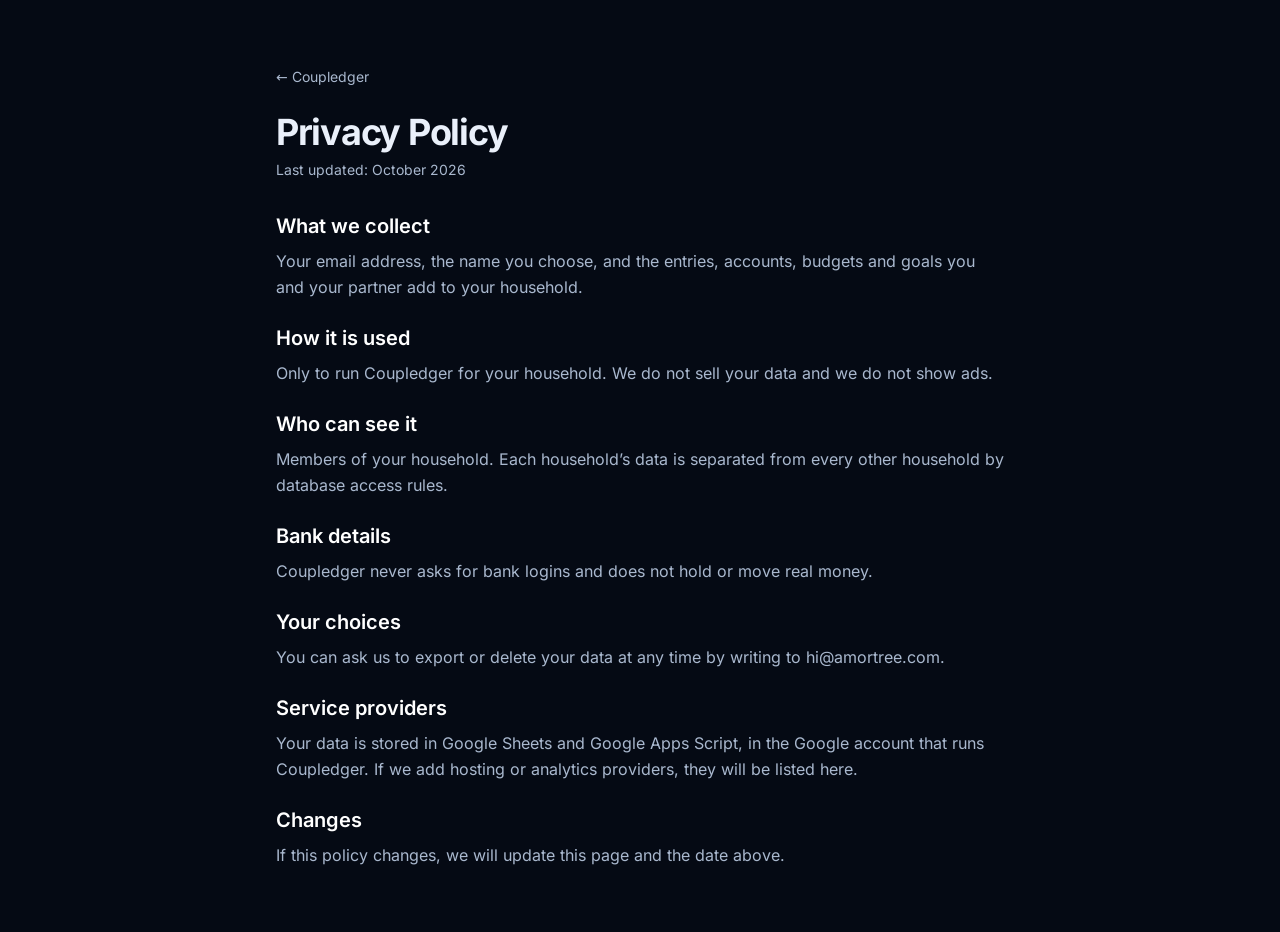
<file: privacy.html>
<!doctype html>
<html lang="en">

<head>
    <meta charset="utf-8">
    <meta name="viewport" content="width=device-width,initial-scale=1">
    <title>Privacy Policy · Coupledger</title>
    <meta name="robots" content="noindex">
    <link rel="icon" href="app/icon-192.png">
    <link rel="stylesheet" href="assets/site.css">
    <style>
        .nl-badge {
            display: none !important;
        }
    </style>
</head>

<body class="font-sans antialiased">
    <div class="mx-auto max-w-3xl px-5 py-16"><a href="./" class="text-sm text-mist hover:text-white">← Coupledger</a>
        <h1 class="mt-6 font-display text-4xl">Privacy Policy</h1>
        <p class="mt-2 text-sm text-mist">Last updated: October 2026</p>
        <div class="mt-8 space-y-6 leading-relaxed text-mist">
            <section>
                <h2 class="text-xl font-semibold text-white">What we collect</h2>
                <p class="mt-2">Your email address, the name you choose, and the entries, accounts, budgets and goals
                    you and your partner add to your household.</p>
            </section>
            <section>
                <h2 class="text-xl font-semibold text-white">How it is used</h2>
                <p class="mt-2">Only to run Coupledger for your household. We do not sell your data and we do not show
                    ads.</p>
            </section>
            <section>
                <h2 class="text-xl font-semibold text-white">Who can see it</h2>
                <p class="mt-2">Members of your household. Each household’s data is separated from every other household
                    by database access rules.</p>
            </section>
            <section>
                <h2 class="text-xl font-semibold text-white">Bank details</h2>
                <p class="mt-2">Coupledger never asks for bank logins and does not hold or move real money.</p>
            </section>
            <section>
                <h2 class="text-xl font-semibold text-white">Your choices</h2>
                <p class="mt-2">You can ask us to export or delete your data at any time by writing to hi@amortree.com.
                </p>
            </section>
            <section>
                <h2 class="text-xl font-semibold text-white">Service providers</h2>
                <p class="mt-2">Your data is stored in Google Sheets and Google Apps Script, in the Google account that runs Coupledger. If we add hosting
                    or analytics providers, they will be listed here.</p>
            </section>
            <section>
                <h2 class="text-xl font-semibold text-white">Changes</h2>
                <p class="mt-2">If this policy changes, we will update this page and the date above.</p>
            </section>
        </div>
    </div>
</body>

</html>
</file>
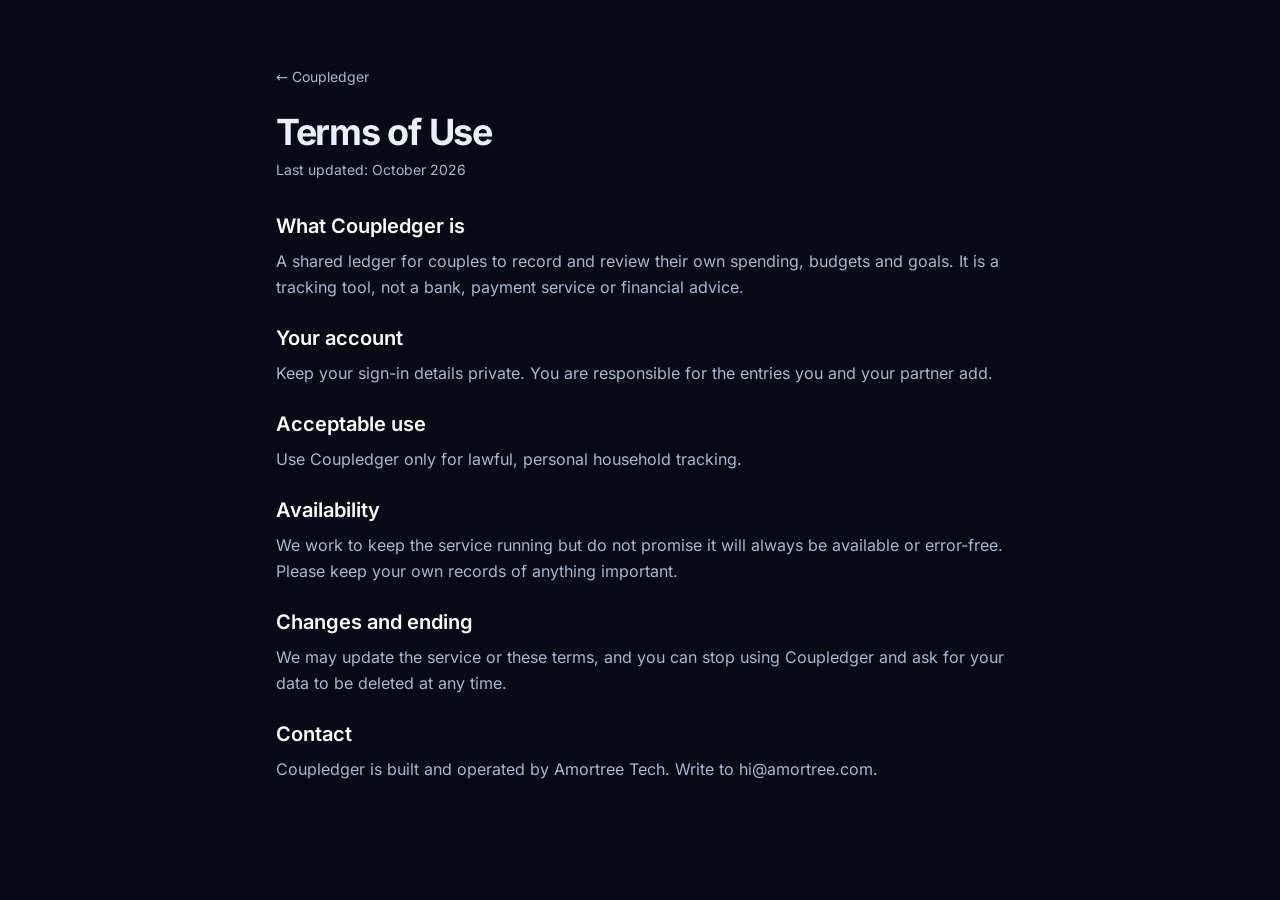
<file: terms.html>
<!doctype html>
<html lang="en">

<head>
    <meta charset="utf-8">
    <meta name="viewport" content="width=device-width,initial-scale=1">
    <title>Terms of Use · Coupledger</title>
    <meta name="robots" content="noindex">
    <link rel="icon" href="app/icon-192.png">
    <link rel="stylesheet" href="assets/site.css">
    <style>
        .nl-badge {
            display: none !important;
        }
    </style>
</head>

<body class="font-sans antialiased">
    <div class="mx-auto max-w-3xl px-5 py-16"><a href="./" class="text-sm text-mist hover:text-white">← Coupledger</a>
        <h1 class="mt-6 font-display text-4xl">Terms of Use</h1>
        <p class="mt-2 text-sm text-mist">Last updated: October 2026</p>
        <div class="mt-8 space-y-6 leading-relaxed text-mist">
            <section>
                <h2 class="text-xl font-semibold text-white">What Coupledger is</h2>
                <p class="mt-2">A shared ledger for couples to record and review their own spending, budgets and goals.
                    It is a tracking tool, not a bank, payment service or financial advice.</p>
            </section>
            <section>
                <h2 class="text-xl font-semibold text-white">Your account</h2>
                <p class="mt-2">Keep your sign-in details private. You are responsible for the entries you and your
                    partner add.</p>
            </section>
            <section>
                <h2 class="text-xl font-semibold text-white">Acceptable use</h2>
                <p class="mt-2">Use Coupledger only for lawful, personal household tracking.</p>
            </section>
            <section>
                <h2 class="text-xl font-semibold text-white">Availability</h2>
                <p class="mt-2">We work to keep the service running but do not promise it will always be available or
                    error-free. Please keep your own records of anything important.</p>
            </section>
            <section>
                <h2 class="text-xl font-semibold text-white">Changes and ending</h2>
                <p class="mt-2">We may update the service or these terms, and you can stop using Coupledger and ask for
                    your data to be deleted at any time.</p>
            </section>
            <section>
                <h2 class="text-xl font-semibold text-white">Contact</h2>
                <p class="mt-2">Coupledger is built and operated by Amortree Tech. Write to hi@amortree.com.</p>
            </section>
        </div>
    </div>
</body>

</html>
</file>
<file: assets/site.css>
*,
:after,
:before {
    --tw-border-spacing-x: 0;
    --tw-border-spacing-y: 0;
    --tw-translate-x: 0;
    --tw-translate-y: 0;
    --tw-rotate: 0;
    --tw-skew-x: 0;
    --tw-skew-y: 0;
    --tw-scale-x: 1;
    --tw-scale-y: 1;
    --tw-pan-x: ;
    --tw-pan-y: ;
    --tw-pinch-zoom: ;
    --tw-scroll-snap-strictness: proximity;
    --tw-gradient-from-position: ;
    --tw-gradient-via-position: ;
    --tw-gradient-to-position: ;
    --tw-ordinal: ;
    --tw-slashed-zero: ;
    --tw-numeric-figure: ;
    --tw-numeric-spacing: ;
    --tw-numeric-fraction: ;
    --tw-ring-inset: ;
    --tw-ring-offset-width: 0px;
    --tw-ring-offset-color: #fff;
    --tw-ring-color: rgba(59, 130, 246, 0.5);
    --tw-ring-offset-shadow: 0 0 #0000;
    --tw-ring-shadow: 0 0 #0000;
    --tw-shadow: 0 0 #0000;
    --tw-shadow-colored: 0 0 #0000;
    --tw-blur: ;
    --tw-brightness: ;
    --tw-contrast: ;
    --tw-grayscale: ;
    --tw-hue-rotate: ;
    --tw-invert: ;
    --tw-saturate: ;
    --tw-sepia: ;
    --tw-drop-shadow: ;
    --tw-backdrop-blur: ;
    --tw-backdrop-brightness: ;
    --tw-backdrop-contrast: ;
    --tw-backdrop-grayscale: ;
    --tw-backdrop-hue-rotate: ;
    --tw-backdrop-invert: ;
    --tw-backdrop-opacity: ;
    --tw-backdrop-saturate: ;
    --tw-backdrop-sepia: ;
    --tw-contain-size: ;
    --tw-contain-layout: ;
    --tw-contain-paint: ;
    --tw-contain-style: ;
}
::backdrop {
    --tw-border-spacing-x: 0;
    --tw-border-spacing-y: 0;
    --tw-translate-x: 0;
    --tw-translate-y: 0;
    --tw-rotate: 0;
    --tw-skew-x: 0;
    --tw-skew-y: 0;
    --tw-scale-x: 1;
    --tw-scale-y: 1;
    --tw-pan-x: ;
    --tw-pan-y: ;
    --tw-pinch-zoom: ;
    --tw-scroll-snap-strictness: proximity;
    --tw-gradient-from-position: ;
    --tw-gradient-via-position: ;
    --tw-gradient-to-position: ;
    --tw-ordinal: ;
    --tw-slashed-zero: ;
    --tw-numeric-figure: ;
    --tw-numeric-spacing: ;
    --tw-numeric-fraction: ;
    --tw-ring-inset: ;
    --tw-ring-offset-width: 0px;
    --tw-ring-offset-color: #fff;
    --tw-ring-color: rgba(59, 130, 246, 0.5);
    --tw-ring-offset-shadow: 0 0 #0000;
    --tw-ring-shadow: 0 0 #0000;
    --tw-shadow: 0 0 #0000;
    --tw-shadow-colored: 0 0 #0000;
    --tw-blur: ;
    --tw-brightness: ;
    --tw-contrast: ;
    --tw-grayscale: ;
    --tw-hue-rotate: ;
    --tw-invert: ;
    --tw-saturate: ;
    --tw-sepia: ;
    --tw-drop-shadow: ;
    --tw-backdrop-blur: ;
    --tw-backdrop-brightness: ;
    --tw-backdrop-contrast: ;
    --tw-backdrop-grayscale: ;
    --tw-backdrop-hue-rotate: ;
    --tw-backdrop-invert: ;
    --tw-backdrop-opacity: ;
    --tw-backdrop-saturate: ;
    --tw-backdrop-sepia: ;
    --tw-contain-size: ;
    --tw-contain-layout: ;
    --tw-contain-paint: ;
    --tw-contain-style: ;
} /*! tailwindcss v3.4.17 | MIT License | https://tailwindcss.com*/
*,
:after,
:before {
    box-sizing: border-box;
    border: 0 solid #e5e7eb;
}
:after,
:before {
    --tw-content: "";
}
:host,
html {
    line-height: 1.5;
    -webkit-text-size-adjust: 100%;
    -moz-tab-size: 4;
    -o-tab-size: 4;
    tab-size: 4;
    font-family: Inter, system-ui, sans-serif;
    font-feature-settings: normal;
    font-variation-settings: normal;
    -webkit-tap-highlight-color: transparent;
}
body {
    margin: 0;
    line-height: inherit;
}
hr {
    height: 0;
    color: inherit;
    border-top-width: 1px;
}
abbr:where([title]) {
    -webkit-text-decoration: underline dotted;
    text-decoration: underline dotted;
}
h1,
h2,
h3,
h4,
h5,
h6 {
    font-size: inherit;
    font-weight: inherit;
}
a {
    color: inherit;
    text-decoration: inherit;
}
b,
strong {
    font-weight: bolder;
}
code,
kbd,
pre,
samp {
    font-family:
        ui-monospace,
        SFMono-Regular,
        Menlo,
        Monaco,
        Consolas,
        Liberation Mono,
        Courier New,
        monospace;
    font-feature-settings: normal;
    font-variation-settings: normal;
    font-size: 1em;
}
small {
    font-size: 80%;
}
sub,
sup {
    font-size: 75%;
    line-height: 0;
    position: relative;
    vertical-align: baseline;
}
sub {
    bottom: -0.25em;
}
sup {
    top: -0.5em;
}
table {
    text-indent: 0;
    border-color: inherit;
    border-collapse: collapse;
}
button,
input,
optgroup,
select,
textarea {
    font-family: inherit;
    font-feature-settings: inherit;
    font-variation-settings: inherit;
    font-size: 100%;
    font-weight: inherit;
    line-height: inherit;
    letter-spacing: inherit;
    color: inherit;
    margin: 0;
    padding: 0;
}
button,
select {
    text-transform: none;
}
button,
input:where([type="button"]),
input:where([type="reset"]),
input:where([type="submit"]) {
    -webkit-appearance: button;
    background-color: transparent;
    background-image: none;
}
:-moz-focusring {
    outline: auto;
}
:-moz-ui-invalid {
    box-shadow: none;
}
progress {
    vertical-align: baseline;
}
::-webkit-inner-spin-button,
::-webkit-outer-spin-button {
    height: auto;
}
[type="search"] {
    -webkit-appearance: textfield;
    outline-offset: -2px;
}
::-webkit-search-decoration {
    -webkit-appearance: none;
}
::-webkit-file-upload-button {
    -webkit-appearance: button;
    font: inherit;
}
summary {
    display: list-item;
}
blockquote,
dd,
dl,
figure,
h1,
h2,
h3,
h4,
h5,
h6,
hr,
p,
pre {
    margin: 0;
}
fieldset {
    margin: 0;
}
fieldset,
legend {
    padding: 0;
}
menu,
ol,
ul {
    list-style: none;
    margin: 0;
    padding: 0;
}
dialog {
    padding: 0;
}
textarea {
    resize: vertical;
}
input::-moz-placeholder,
textarea::-moz-placeholder {
    opacity: 1;
    color: #9ca3af;
}
input::placeholder,
textarea::placeholder {
    opacity: 1;
    color: #9ca3af;
}
[role="button"],
button {
    cursor: pointer;
}
:disabled {
    cursor: default;
}
audio,
canvas,
embed,
iframe,
img,
object,
svg,
video {
    display: block;
    vertical-align: middle;
}
img,
video {
    max-width: 100%;
    height: auto;
}
[hidden]:where(:not([hidden="until-found"])) {
    display: none;
}
.fixed {
    position: fixed;
}
.absolute {
    position: absolute;
}
.relative {
    position: relative;
}
.inset-0 {
    inset: 0;
}
.inset-x-0 {
    left: 0;
    right: 0;
}
.inset-x-3 {
    left: 0.75rem;
    right: 0.75rem;
}
.-left-28 {
    left: -7rem;
}
.-left-40 {
    left: -10rem;
}
.-right-20 {
    right: -5rem;
}
.bottom-3 {
    bottom: 0.75rem;
}
.bottom-32 {
    bottom: 8rem;
}
.left-0 {
    left: 0;
}
.left-1\/2 {
    left: 50%;
}
.right-0 {
    right: 0;
}
.top-0 {
    top: 0;
}
.top-1\/2 {
    top: 50%;
}
.top-10 {
    top: 2.5rem;
}
.top-20 {
    top: 5rem;
}
.top-40 {
    top: 10rem;
}
.z-20 {
    z-index: 20;
}
.z-40 {
    z-index: 40;
}
.z-50 {
    z-index: 50;
}
.z-\[60\] {
    z-index: 60;
}
.order-1 {
    order: 1;
}
.order-2 {
    order: 2;
}
.mx-auto {
    margin-left: auto;
    margin-right: auto;
}
.mb-10 {
    margin-bottom: 2.5rem;
}
.mb-12 {
    margin-bottom: 3rem;
}
.mb-14 {
    margin-bottom: 3.5rem;
}
.mb-8 {
    margin-bottom: 2rem;
}
.ml-2 {
    margin-left: 0.5rem;
}
.mt-1 {
    margin-top: 0.25rem;
}
.mt-2 {
    margin-top: 0.5rem;
}
.mt-3 {
    margin-top: 0.75rem;
}
.mt-4 {
    margin-top: 1rem;
}
.mt-5 {
    margin-top: 1.25rem;
}
.mt-6 {
    margin-top: 1.5rem;
}
.mt-7 {
    margin-top: 1.75rem;
}
.mt-8 {
    margin-top: 2rem;
}
.mt-9 {
    margin-top: 2.25rem;
}
.flex {
    display: flex;
}
.inline-flex {
    display: inline-flex;
}
.grid {
    display: grid;
}
.hidden {
    display: none;
}
.h-1\.5 {
    height: 0.375rem;
}
.h-5 {
    height: 1.25rem;
}
.h-7 {
    height: 1.75rem;
}
.h-72 {
    height: 18rem;
}
.h-9 {
    height: 2.25rem;
}
.h-\[380px\] {
    height: 380px;
}
.h-\[3px\] {
    height: 3px;
}
.h-\[420px\] {
    height: 420px;
}
.h-full {
    height: 100%;
}
.h-px {
    height: 1px;
}
.min-h-\[9rem\] {
    min-height: 9rem;
}
.w-1\.5 {
    width: 0.375rem;
}
.w-5 {
    width: 1.25rem;
}
.w-7 {
    width: 1.75rem;
}
.w-72 {
    width: 18rem;
}
.w-9 {
    width: 2.25rem;
}
.w-\[380px\] {
    width: 380px;
}
.w-\[420px\] {
    width: 420px;
}
.w-\[620px\] {
    width: 620px;
}
.w-full {
    width: 100%;
}
.max-w-3xl {
    max-width: 48rem;
}
.max-w-5xl {
    max-width: 64rem;
}
.max-w-6xl {
    max-width: 72rem;
}
.max-w-\[300px\] {
    max-width: 300px;
}
.max-w-\[330px\] {
    max-width: 330px;
}
.max-w-lg {
    max-width: 32rem;
}
.max-w-md {
    max-width: 28rem;
}
.shrink-0 {
    flex-shrink: 0;
}
.origin-left {
    transform-origin: left;
}
.-translate-x-1\/2 {
    --tw-translate-x: -50%;
}
.-translate-x-1\/2,
.-translate-y-1\/2 {
    transform: translate(var(--tw-translate-x), var(--tw-translate-y))
        rotate(var(--tw-rotate)) skewX(var(--tw-skew-x)) skewY(var(--tw-skew-y))
        scaleX(var(--tw-scale-x)) scaleY(var(--tw-scale-y));
}
.-translate-y-1\/2 {
    --tw-translate-y: -50%;
}
.translate-y-24 {
    --tw-translate-y: 6rem;
}
.scale-x-0,
.translate-y-24 {
    transform: translate(var(--tw-translate-x), var(--tw-translate-y))
        rotate(var(--tw-rotate)) skewX(var(--tw-skew-x)) skewY(var(--tw-skew-y))
        scaleX(var(--tw-scale-x)) scaleY(var(--tw-scale-y));
}
.scale-x-0 {
    --tw-scale-x: 0;
}
.grid-cols-2 {
    grid-template-columns: repeat(2, minmax(0, 1fr));
}
.flex-wrap {
    flex-wrap: wrap;
}
.place-items-center {
    place-items: center;
}
.items-center {
    align-items: center;
}
.justify-center {
    justify-content: center;
}
.justify-between {
    justify-content: space-between;
}
.gap-12 {
    gap: 3rem;
}
.gap-14 {
    gap: 3.5rem;
}
.gap-2 {
    gap: 0.5rem;
}
.gap-2\.5 {
    gap: 0.625rem;
}
.gap-3 {
    gap: 0.75rem;
}
.gap-4 {
    gap: 1rem;
}
.gap-5 {
    gap: 1.25rem;
}
.gap-6 {
    gap: 1.5rem;
}
.gap-8 {
    gap: 2rem;
}
.gap-x-6 {
    -moz-column-gap: 1.5rem;
    column-gap: 1.5rem;
}
.gap-y-1 {
    row-gap: 0.25rem;
}
.space-y-3 > :not([hidden]) ~ :not([hidden]) {
    --tw-space-y-reverse: 0;
    margin-top: calc(0.75rem * (1 - var(--tw-space-y-reverse)));
    margin-bottom: calc(0.75rem * var(--tw-space-y-reverse));
}
.space-y-5 > :not([hidden]) ~ :not([hidden]) {
    --tw-space-y-reverse: 0;
    margin-top: calc(1.25rem * (1 - var(--tw-space-y-reverse)));
    margin-bottom: calc(1.25rem * var(--tw-space-y-reverse));
}
.space-y-6 > :not([hidden]) ~ :not([hidden]) {
    --tw-space-y-reverse: 0;
    margin-top: calc(1.5rem * (1 - var(--tw-space-y-reverse)));
    margin-bottom: calc(1.5rem * var(--tw-space-y-reverse));
}
.overflow-hidden {
    overflow: hidden;
}
.overflow-x-hidden {
    overflow-x: hidden;
}
.rounded-2xl {
    border-radius: 1rem;
}
.rounded-3xl {
    border-radius: 1.5rem;
}
.rounded-\[1\.9rem\] {
    border-radius: 1.9rem;
}
.rounded-\[2\.1rem\] {
    border-radius: 2.1rem;
}
.rounded-\[2\.4rem\] {
    border-radius: 2.4rem;
}
.rounded-\[2\.6rem\] {
    border-radius: 2.6rem;
}
.rounded-full {
    border-radius: 9999px;
}
.rounded-lg {
    border-radius: 0.5rem;
}
.rounded-xl {
    border-radius: 0.75rem;
}
.border {
    border-width: 1px;
}
.border-y {
    border-top-width: 1px;
    border-bottom-width: 1px;
}
.border-t {
    border-top-width: 1px;
}
.border-white\/10 {
    border-color: hsla(0, 0%, 100%, 0.1);
}
.border-white\/15 {
    border-color: hsla(0, 0%, 100%, 0.15);
}
.bg-\[\#0a1220\] {
    --tw-bg-opacity: 1;
    background-color: rgb(10 18 32 / var(--tw-bg-opacity, 1));
}
.bg-coral {
    --tw-bg-opacity: 1;
    background-color: rgb(255 107 87 / var(--tw-bg-opacity, 1));
}
.bg-coral\/20 {
    background-color: rgba(255, 107, 87, 0.2);
}
.bg-coral\/25 {
    background-color: rgba(255, 107, 87, 0.25);
}
.bg-emerald-400\/15 {
    background-color: rgba(52, 211, 153, 0.15);
}
.bg-navy\/60 {
    background-color: rgba(13, 58, 113, 0.6);
}
.bg-navy\/70 {
    background-color: rgba(13, 58, 113, 0.7);
}
.bg-peach\/15 {
    background-color: rgba(255, 154, 123, 0.15);
}
.bg-white\/10 {
    background-color: hsla(0, 0%, 100%, 0.1);
}
.bg-white\/90 {
    background-color: hsla(0, 0%, 100%, 0.9);
}
.bg-white\/\[\.02\] {
    background-color: hsla(0, 0%, 100%, 0.02);
}
.bg-gradient-to-r {
    background-image: linear-gradient(to right, var(--tw-gradient-stops));
}
.from-navy {
    --tw-gradient-from: #0d3a71 var(--tw-gradient-from-position);
    --tw-gradient-to: rgba(13, 58, 113, 0) var(--tw-gradient-to-position);
    --tw-gradient-stops: var(--tw-gradient-from), var(--tw-gradient-to);
}
.from-peach {
    --tw-gradient-from: #ff9a7b var(--tw-gradient-from-position);
    --tw-gradient-to: rgba(255, 154, 123, 0) var(--tw-gradient-to-position);
    --tw-gradient-stops: var(--tw-gradient-from), var(--tw-gradient-to);
}
.via-peach {
    --tw-gradient-to: rgba(255, 154, 123, 0) var(--tw-gradient-to-position);
    --tw-gradient-stops:
        var(--tw-gradient-from), #ff9a7b var(--tw-gradient-via-position),
        var(--tw-gradient-to);
}
.to-coral {
    --tw-gradient-to: #ff6b57 var(--tw-gradient-to-position);
}
.object-cover {
    -o-object-fit: cover;
    object-fit: cover;
}
.p-0\.5 {
    padding: 0.125rem;
}
.p-10 {
    padding: 2.5rem;
}
.p-2\.5 {
    padding: 0.625rem;
}
.p-7 {
    padding: 1.75rem;
}
.p-8 {
    padding: 2rem;
}
.\!px-4 {
    padding-left: 1rem !important;
    padding-right: 1rem !important;
}
.\!px-5 {
    padding-left: 1.25rem !important;
    padding-right: 1.25rem !important;
}
.\!py-2 {
    padding-top: 0.5rem !important;
    padding-bottom: 0.5rem !important;
}
.\!py-2\.5 {
    padding-top: 0.625rem !important;
    padding-bottom: 0.625rem !important;
}
.px-2\.5 {
    padding-left: 0.625rem;
    padding-right: 0.625rem;
}
.px-4 {
    padding-left: 1rem;
    padding-right: 1rem;
}
.px-5 {
    padding-left: 1.25rem;
    padding-right: 1.25rem;
}
.px-6 {
    padding-left: 1.5rem;
    padding-right: 1.5rem;
}
.py-1 {
    padding-top: 0.25rem;
    padding-bottom: 0.25rem;
}
.py-1\.5 {
    padding-top: 0.375rem;
    padding-bottom: 0.375rem;
}
.py-10 {
    padding-top: 2.5rem;
    padding-bottom: 2.5rem;
}
.py-16 {
    padding-top: 4rem;
    padding-bottom: 4rem;
}
.py-28 {
    padding-top: 7rem;
    padding-bottom: 7rem;
}
.py-3 {
    padding-top: 0.75rem;
    padding-bottom: 0.75rem;
}
.py-4 {
    padding-top: 1rem;
    padding-bottom: 1rem;
}
.py-5 {
    padding-top: 1.25rem;
    padding-bottom: 1.25rem;
}
.pb-24 {
    padding-bottom: 6rem;
}
.pb-28 {
    padding-bottom: 7rem;
}
.pt-32 {
    padding-top: 8rem;
}
.text-center {
    text-align: center;
}
.align-middle {
    vertical-align: middle;
}
.font-display {
    font-family:
        Inter,
        system-ui,
        -apple-system,
        Segoe UI,
        Roboto,
        sans-serif;
}
.font-sans {
    font-family: Inter, system-ui, sans-serif;
}
.text-2xl {
    font-size: 1.5rem;
    line-height: 2rem;
}
.text-3xl {
    font-size: 1.875rem;
    line-height: 2.25rem;
}
.text-4xl {
    font-size: 2.25rem;
    line-height: 2.5rem;
}
.text-5xl {
    font-size: 3rem;
    line-height: 1;
}
.text-6xl {
    font-size: 3.75rem;
    line-height: 1;
}
.text-lg {
    font-size: 1.125rem;
    line-height: 1.75rem;
}
.text-sm {
    font-size: 0.875rem;
    line-height: 1.25rem;
}
.text-xl {
    font-size: 1.25rem;
    line-height: 1.75rem;
}
.text-xs {
    font-size: 0.75rem;
    line-height: 1rem;
}
.font-semibold {
    font-weight: 600;
}
.uppercase {
    text-transform: uppercase;
}
.not-italic {
    font-style: normal;
}
.leading-\[1\.04\] {
    line-height: 1.04;
}
.leading-relaxed {
    line-height: 1.625;
}
.leading-snug {
    line-height: 1.375;
}
.leading-tight {
    line-height: 1.25;
}
.tracking-widest {
    letter-spacing: 0.1em;
}
.text-coral {
    --tw-text-opacity: 1;
    color: rgb(255 107 87 / var(--tw-text-opacity, 1));
}
.text-emerald-300 {
    --tw-text-opacity: 1;
    color: rgb(110 231 183 / var(--tw-text-opacity, 1));
}
.text-mist {
    --tw-text-opacity: 1;
    color: rgb(169 184 206 / var(--tw-text-opacity, 1));
}
.text-mist\/80 {
    color: rgba(169, 184, 206, 0.8);
}
.text-peach {
    --tw-text-opacity: 1;
    color: rgb(255 154 123 / var(--tw-text-opacity, 1));
}
.text-white {
    --tw-text-opacity: 1;
    color: rgb(255 255 255 / var(--tw-text-opacity, 1));
}
.antialiased {
    -webkit-font-smoothing: antialiased;
    -moz-osx-font-smoothing: grayscale;
}
.shadow-2xl {
    --tw-shadow: 0 25px 50px -12px rgba(0, 0, 0, 0.25);
    --tw-shadow-colored: 0 25px 50px -12px var(--tw-shadow-color);
}
.shadow-2xl,
.shadow-\[0_40px_90px_-30px_rgba\(13\2c 58\2c 113\2c \.9\)\] {
    box-shadow:
        var(--tw-ring-offset-shadow, 0 0 #0000),
        var(--tw-ring-shadow, 0 0 #0000), var(--tw-shadow);
}
.shadow-\[0_40px_90px_-30px_rgba\(13\2c 58\2c 113\2c \.9\)\] {
    --tw-shadow: 0 40px 90px -30px rgba(13, 58, 113, 0.9);
    --tw-shadow-colored: 0 40px 90px -30px var(--tw-shadow-color);
}
.ring {
    --tw-ring-offset-shadow: var(--tw-ring-inset) 0 0 0
        var(--tw-ring-offset-width) var(--tw-ring-offset-color);
    --tw-ring-shadow: var(--tw-ring-inset) 0 0 0
        calc(3px + var(--tw-ring-offset-width)) var(--tw-ring-color);
    box-shadow:
        var(--tw-ring-offset-shadow), var(--tw-ring-shadow),
        var(--tw-shadow, 0 0 #0000);
}
.filter {
    filter: var(--tw-blur) var(--tw-brightness) var(--tw-contrast)
        var(--tw-grayscale) var(--tw-hue-rotate) var(--tw-invert)
        var(--tw-saturate) var(--tw-sepia) var(--tw-drop-shadow);
}
.transition-all {
    transition-property: all;
    transition-timing-function: cubic-bezier(0.4, 0, 0.2, 1);
    transition-duration: 0.15s;
}
.transition-transform {
    transition-property: transform;
    transition-timing-function: cubic-bezier(0.4, 0, 0.2, 1);
    transition-duration: 0.15s;
}
@font-face {
    font-family: Inter;
    font-weight: 100 900;
    font-display: swap;
    src: url(fonts/inter-latin-wght-normal.woff2) format("woff2");
}
html {
    scroll-behavior: smooth;
    font-optical-sizing: auto;
    -webkit-font-smoothing: antialiased;
    -moz-osx-font-smoothing: grayscale;
    text-rendering: optimizeLegibility;
}
.font-display {
    font-weight: 650;
    letter-spacing: -0.028em;
}
h1.font-display {
    letter-spacing: -0.035em;
    font-weight: 700;
}
.tnum {
    font-variant-numeric: tabular-nums;
}
body {
    background: #050a14;
    color: #eaf0fa;
}
.glow {
    position: absolute;
    border-radius: 9999px;
    filter: blur(90px);
    pointer-events: none;
}
.glass {
    background: hsla(0, 0%, 100%, 0.05);
    border: 1px solid hsla(0, 0%, 100%, 0.09);
    -webkit-backdrop-filter: blur(14px);
    backdrop-filter: blur(14px);
}
.grad {
    background: linear-gradient(110deg, #ff9a7b, #ff6b57 45%, #7fa8ff);
    -webkit-background-clip: text;
    background-clip: text;
    color: transparent;
}
.card {
    position: relative;
    overflow: hidden;
}
.card:before {
    content: "";
    position: absolute;
    inset: 0;
    background: radial-gradient(
        260px circle at var(--x, 50%) var(--y, 0),
        rgba(255, 122, 92, 0.16),
        transparent 60%
    );
    opacity: 0;
    transition: opacity 0.25s;
    pointer-events: none;
}
.card:hover:before {
    opacity: 1;
}
.btn {
    display: inline-flex;
    align-items: center;
    justify-content: center;
    gap: 0.6rem;
    border-radius: 9999px;
    padding: 0.95rem 1.5rem;
    font-weight: 600;
    transition:
        transform 0.2s,
        box-shadow 0.2s;
}
.btn:hover {
    transform: translateY(-2px);
}
.btn-p {
    background: linear-gradient(110deg, #ff9a7b, #ff6b57);
    color: #1a0b07;
    box-shadow: 0 12px 36px -10px rgba(255, 107, 87, 0.7);
}
.btn-g {
    border: 1px solid hsla(0, 0%, 100%, 0.18);
    background: hsla(0, 0%, 100%, 0.05);
}
.soon {
    display: inline-flex;
    align-items: center;
    gap: 0.6rem;
    border-radius: 9999px;
    padding: 0.95rem 1.5rem;
    font-weight: 600;
    border: 1px dashed hsla(0, 0%, 100%, 0.28);
    color: #a9b8ce;
    cursor: default;
}
.soon em {
    font-style: normal;
    font-size: 0.7rem;
    letter-spacing: 0.08em;
    text-transform: uppercase;
    background: rgba(255, 154, 123, 0.16);
    color: #ff9a7b;
    border-radius: 9999px;
    padding: 0.2rem 0.55rem;
}
.tab {
    border: 1px solid hsla(0, 0%, 100%, 0.12);
    background: hsla(0, 0%, 100%, 0.04);
    color: #a9b8ce;
    border-radius: 9999px;
    padding: 0.55rem 1.05rem;
    font-size: 0.9rem;
    transition: all 0.2s;
}
.tab[aria-selected="true"] {
    background: linear-gradient(110deg, #ff9a7b, #ff6b57);
    color: #1a0b07;
    border-color: transparent;
    font-weight: 600;
}
.shot {
    position: absolute;
    inset: 0;
    width: 100%;
    height: 100%;
    -o-object-fit: cover;
    object-fit: cover;
    opacity: 0;
    transition: opacity 0.5s;
}
#bar {
    transition: transform 0.35s;
}
.shot.on {
    opacity: 1;
}
.js .reveal,
.js .step {
    opacity: 0;
    transform: translateY(40px);
}
.js .hero-in {
    opacity: 0;
}
#story {
    text-wrap: balance;
}
.mq {
    display: flex;
    gap: 3rem;
    width: -moz-max-content;
    width: max-content;
}
details > summary {
    list-style: none;
    cursor: pointer;
}
details > summary::-webkit-details-marker {
    display: none;
}
details[open] .plus {
    transform: rotate(45deg);
}
:focus-visible {
    outline: 2px solid #ff9a7b;
    outline-offset: 3px;
}
.skip {
    position: absolute;
    left: -999px;
    top: 8px;
    z-index: 100;
    background: #fff;
    color: #000;
    padding: 0.6rem 1rem;
    border-radius: 0.6rem;
}
.skip:focus {
    left: 8px;
}
@media (max-width: 640px) {
    .glow {
        filter: blur(60px);
        opacity: 0.75;
    }
    .glass {
        -webkit-backdrop-filter: blur(8px);
        backdrop-filter: blur(8px);
    }
}
@media (prefers-reduced-motion: reduce) {
    html {
        scroll-behavior: auto;
    }
}
.hover\:text-white:hover {
    --tw-text-opacity: 1;
    color: rgb(255 255 255 / var(--tw-text-opacity, 1));
}
.hover\:underline:hover {
    text-decoration-line: underline;
}
@media (min-width: 640px) {
    .sm\:block {
        display: block;
    }
    .sm\:text-3xl {
        font-size: 1.875rem;
        line-height: 2.25rem;
    }
    .sm\:text-4xl {
        font-size: 2.25rem;
        line-height: 2.5rem;
    }
    .sm\:text-5xl {
        font-size: 3rem;
        line-height: 1;
    }
    .sm\:text-6xl {
        font-size: 3.75rem;
        line-height: 1;
    }
}
@media (min-width: 768px) {
    .md\:col-span-2 {
        grid-column: span 2 / span 2;
    }
    .md\:col-span-3 {
        grid-column: span 3 / span 3;
    }
    .md\:col-span-4 {
        grid-column: span 4 / span 4;
    }
    .md\:block {
        display: block;
    }
    .md\:flex {
        display: flex;
    }
    .md\:hidden {
        display: none;
    }
    .md\:min-h-screen {
        min-height: 100vh;
    }
    .md\:grid-cols-2 {
        grid-template-columns: repeat(2, minmax(0, 1fr));
    }
    .md\:grid-cols-3 {
        grid-template-columns: repeat(3, minmax(0, 1fr));
    }
    .md\:grid-cols-6 {
        grid-template-columns: repeat(6, minmax(0, 1fr));
    }
    .md\:items-center {
        align-items: center;
    }
    .md\:py-0 {
        padding-top: 0;
        padding-bottom: 0;
    }
    .md\:pb-10 {
        padding-bottom: 2.5rem;
    }
    .md\:pt-40 {
        padding-top: 10rem;
    }
}
@media (min-width: 1024px) {
    .lg\:order-1 {
        order: 1;
    }
    .lg\:order-2 {
        order: 2;
    }
    .lg\:grid-cols-2 {
        grid-template-columns: repeat(2, minmax(0, 1fr));
    }
    .lg\:text-7xl {
        font-size: 4.5rem;
        line-height: 1;
    }
}
.nl-badge {
  display: none !important;
}
</file>
